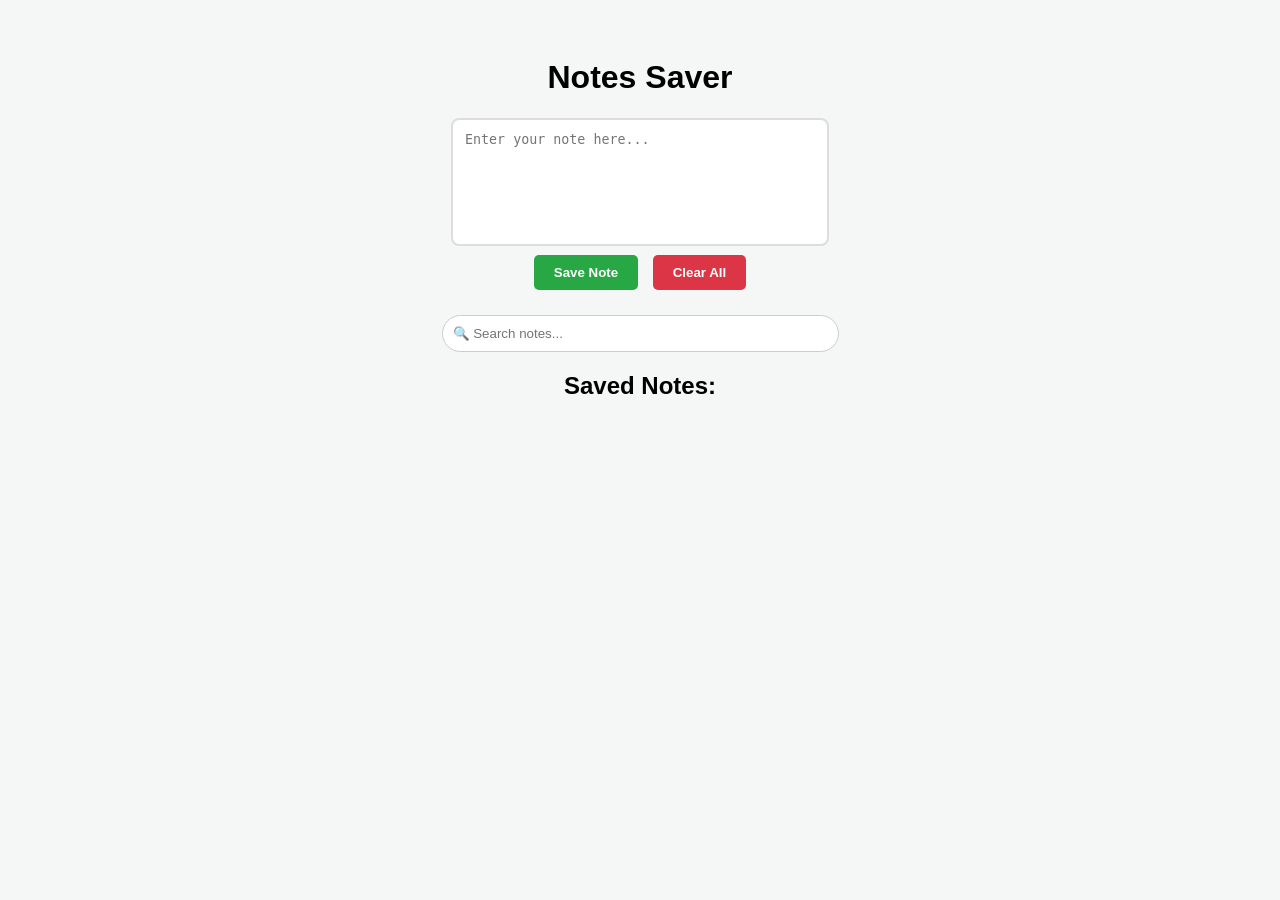
<file: ex-7/index.html>
<!DOCTYPE html>
<html lang="en">
<head>
    <meta charset="UTF-8">
    <meta name="viewport" content="width=device-width, initial-scale=1.0">
    <title>Advanced Notes Saver</title>
    <link rel="stylesheet" href="style.css">
</head>
<body>

    <h1>Notes Saver </h1>

    <div class="input-container">
        <textarea id="noteInput" placeholder="Enter your note here..."></textarea><br>
        <button id="saveBtn">Save Note</button>
        <button id="clearBtn">Clear All</button>
    </div>

    <div class="search-container">
        <input type="text" id="searchInput" placeholder="🔍 Search notes..." onkeyup="filterNotes()">
    </div>

    <h2>Saved Notes:</h2>
    <div id="notesList"></div>

    <script src="script.js"></script>
</body>
</html>
</file>
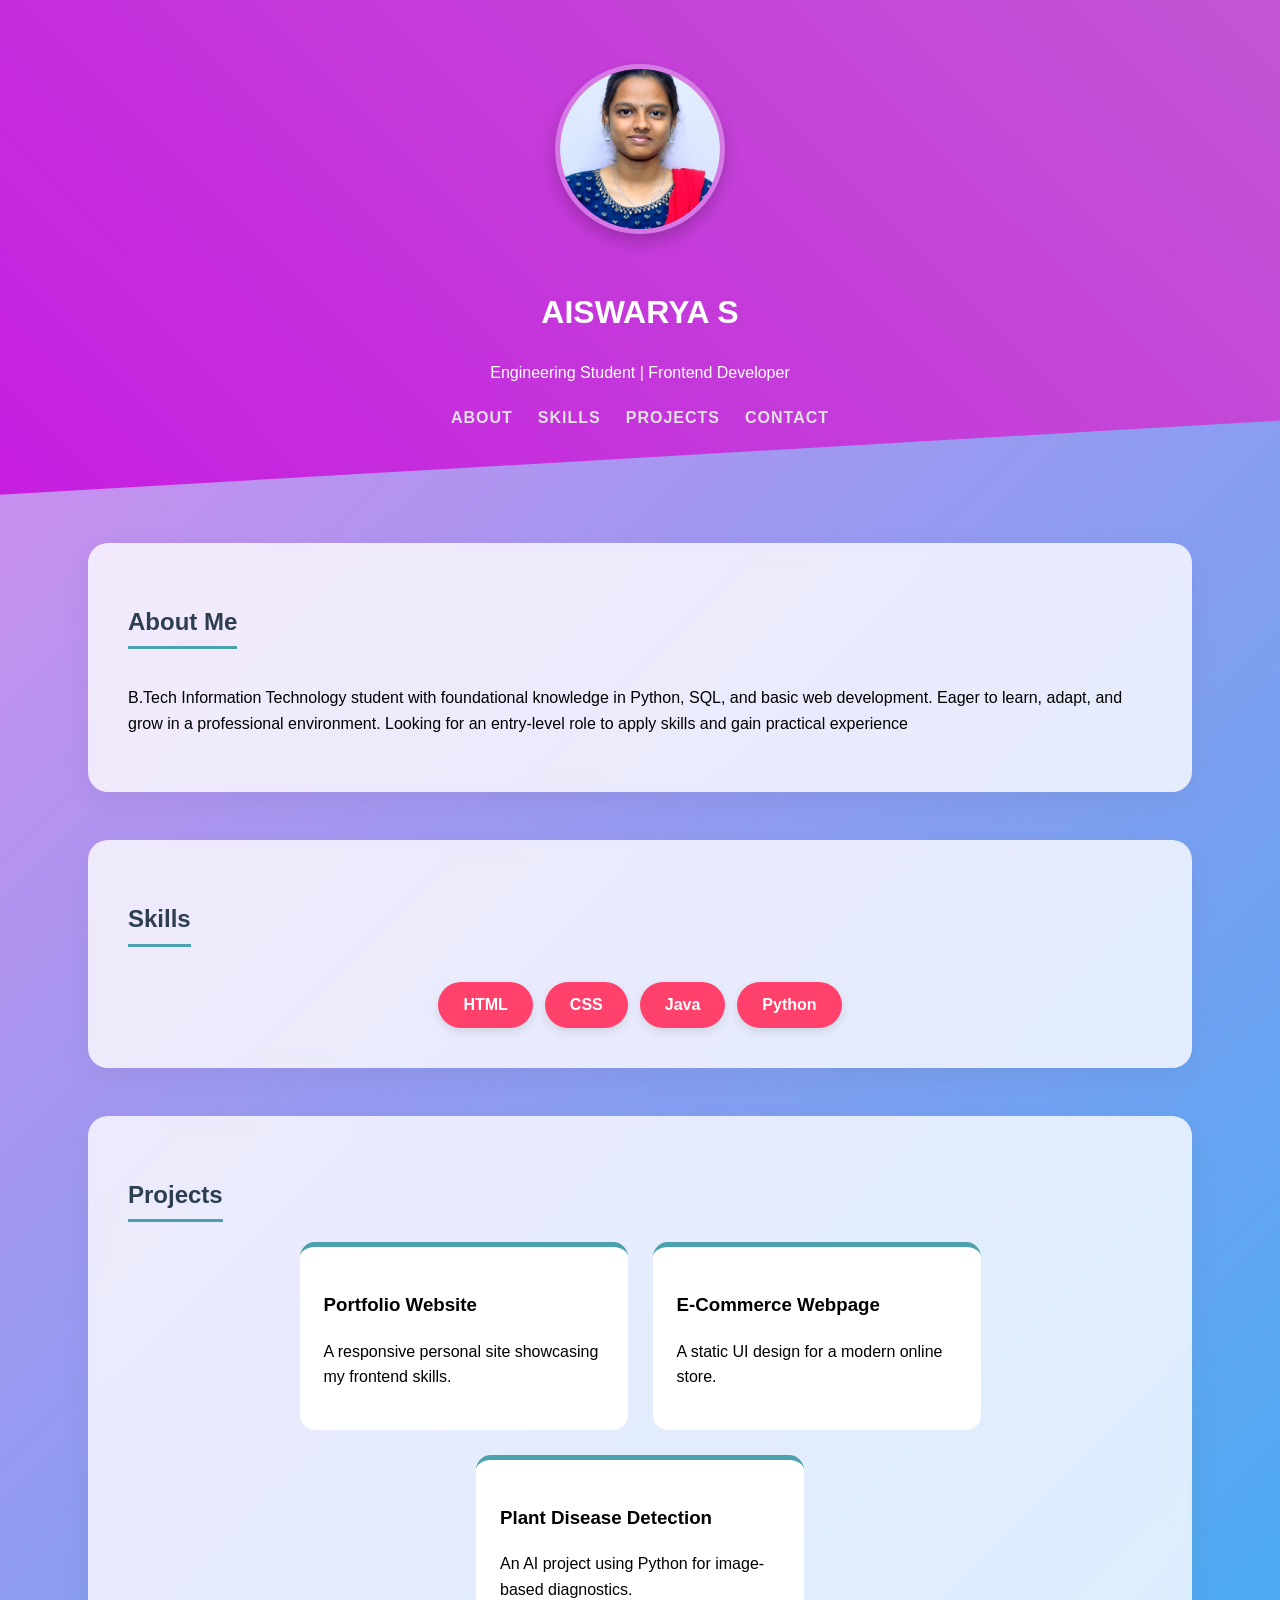
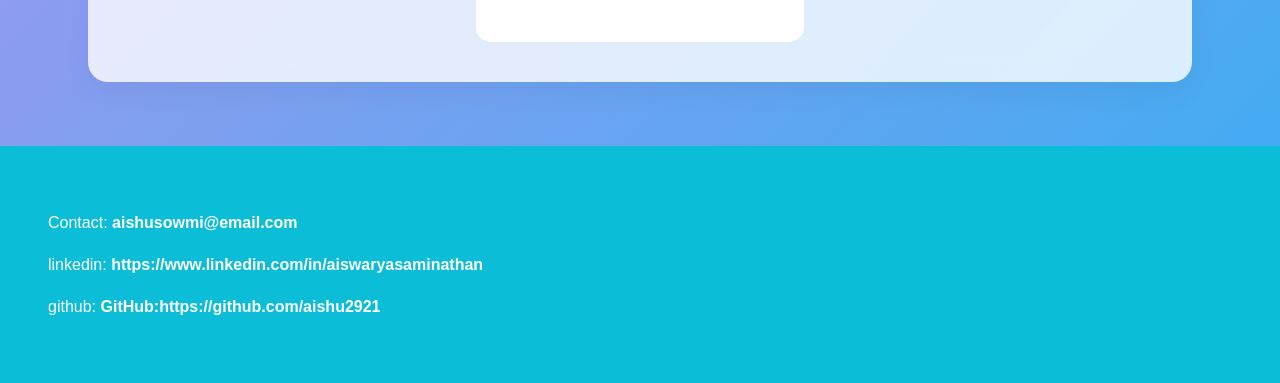
<file: ex_3/index.html>
<!DOCTYPE html> 
<html lang="en"> 
<head> 
    <meta charset="UTF-8"> 
    <meta name="viewport" content="width=device-width, initial-scale=1.0">
    <title>Aiswarya S | Portfolio</title> 
    <link rel="stylesheet" href="style.css"> 
</head> 
<body> 

    <header> 
        <img src="aishupic.jpg" alt="Aiswarya S" class="profile-img">
        <h1>AISWARYA S</h1> 
        <p>Engineering Student | Frontend Developer</p> 
        
        <nav class="navbar">
            <a href="#about">About</a>
            <a href="#skills">Skills</a>
            <a href="#projects">Projects</a>
            <a href="#contact">Contact</a>
        </nav>
    </header> 
 
    <section id="about"> 
        <h2>About Me</h2> 
        <p>B.Tech Information Technology student with foundational knowledge in Python, SQL, and basic web development. Eager to learn, adapt, and grow in a professional environment. Looking for an entry-level role to apply skills and gain practical experience</p>
    </section>

    <section id="skills"> 
        <h2>Skills</h2> 
        <div class="skills-grid"> 
            <span class="skill-tag">HTML</span> 
            <span class="skill-tag">CSS</span> 
            <span class="skill-tag">Java</span> 
            <span class="skill-tag">Python</span> 
        </div> 
    </section> 

    <section id="projects"> 
        <h2>Projects</h2> 
        <div class="project-container">
            <div class="project-card">
                <h3>Portfolio Website</h3>
                <p>A responsive personal site showcasing my frontend skills.</p>
            </div>
            <div class="project-card">
                <h3>E-Commerce Webpage</h3>
                <p>A static UI design for a modern online store.</p>
            </div>
            <div class="project-card">
                <h3>Plant Disease Detection</h3>
                <p>An AI project using Python for image-based diagnostics.</p>
            </div>
        </div>
    </section> 

    <footer> 
        <p id="contact">Contact: <a href="mailto:aishusowmi@email.com">aishusowmi@email.com</a></p> 
        <p id="linkedin">linkedin: <a href=" https://www.linkedin.com/in/aiswaryasaminathan"> https://www.linkedin.com/in/aiswaryasaminathan</a></p> 
       <p id="github">github: <a href="GitHub:https://github.com/aishu2921">GitHub:https://github.com/aishu2921</a></p> 
    </footer> 
 
</body> 
</html>
</file>
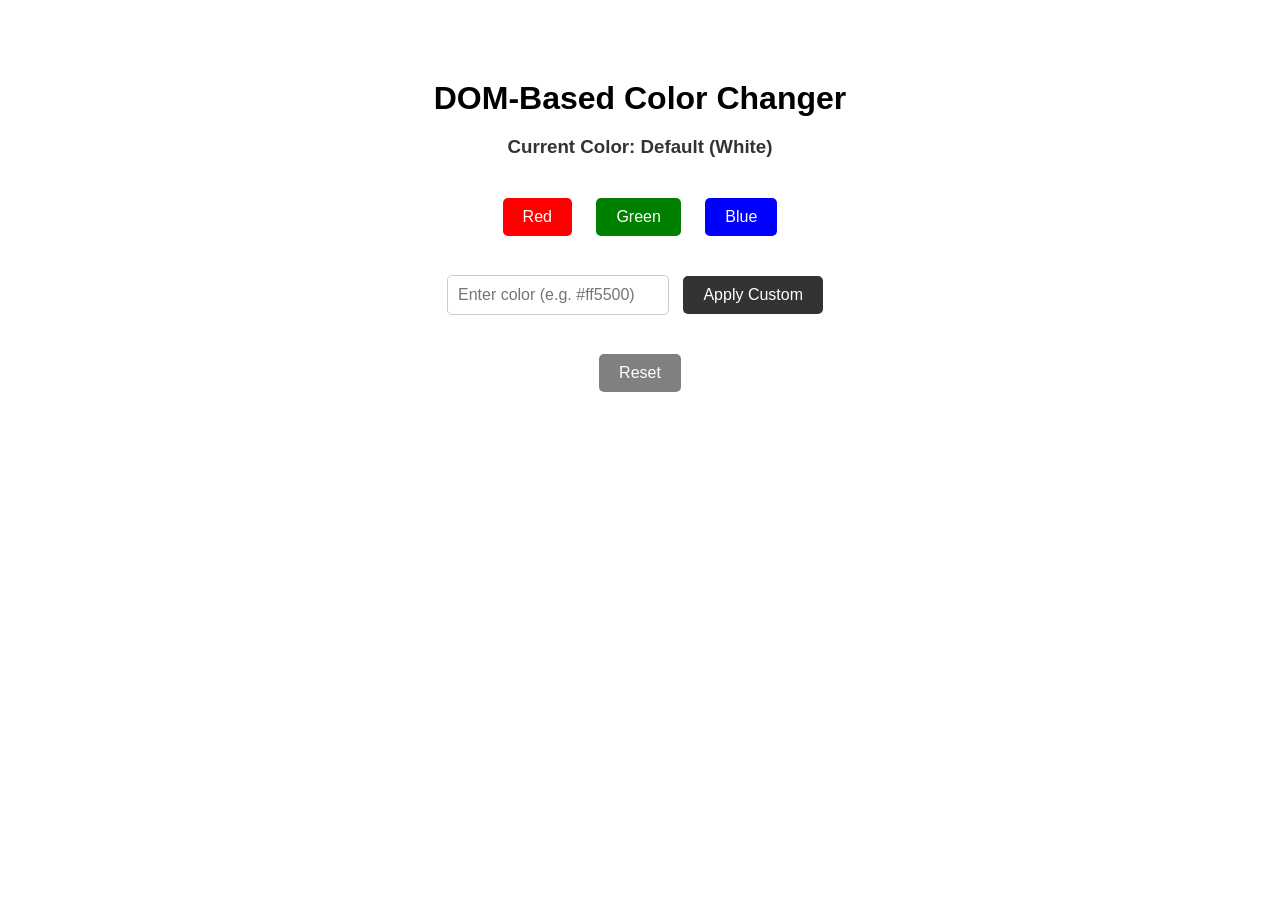
<file: ex_4/index.html>
<!DOCTYPE html> 
<html lang="en"> 
<head> 
    <meta charset="UTF-8"> 
    <title>Color Changer App</title> 
    <link rel="stylesheet" href="style.css"> 
</head> 
<body> 
 
    <h1>DOM-Based Color Changer</h1> 
    <h3 id="colorDisplay">Current Color: Default (White)</h3>
 
    <div class="button-container"> 
        <button id="redBtn" class="color-btn">Red</button> 
        <button id="greenBtn" class="color-btn">Green</button> 
        <button id="blueBtn" class="color-btn">Blue</button> 
    </div> 

    <div class="custom-input">
        <input type="text" id="customColorInput" placeholder="Enter color (e.g. #ff5500)">
        <button id="applyBtn">Apply Custom</button>
    </div>

    <button id="resetBtn">Reset</button> 
 
    <script src="script.js"></script> 
</body> 
</html>
</file>
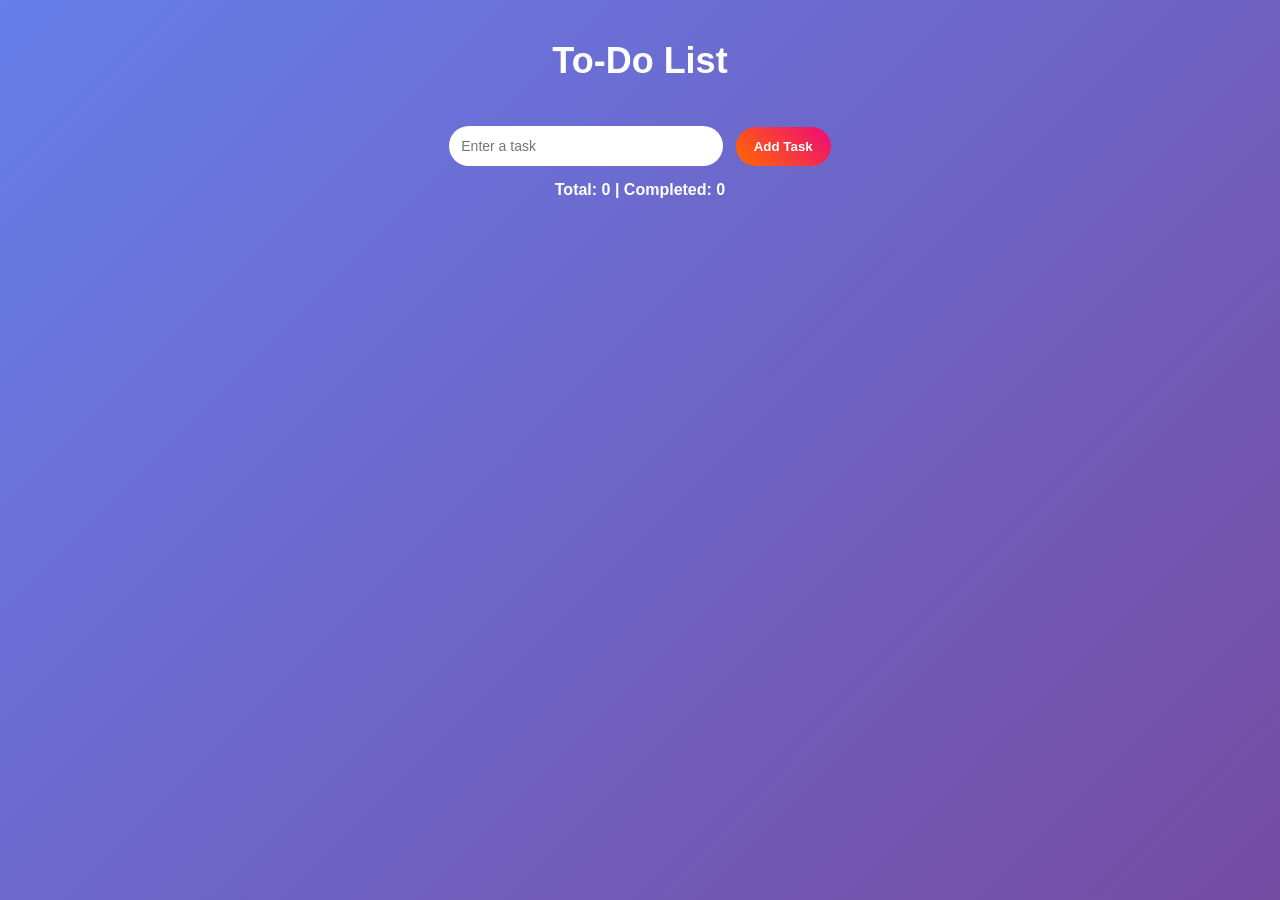
<file: ex_5/index.html>
<!DOCTYPE html>
<html lang="en">
<head>
    <meta charset="UTF-8">
    <title>To-Do List App</title>
    <link rel="stylesheet" href="style.css">
</head>
<body>

    <h1>To-Do List</h1>

    <div class="container">
        <input type="text" id="taskInput" placeholder="Enter a task">
        <button id="addBtn">Add Task</button>
    </div>

    <p id="taskCount">Total: 0 | Completed: 0</p>

    <ul id="taskList"></ul>

    <script src="script.js"></script>
</body>
</html>
</file>
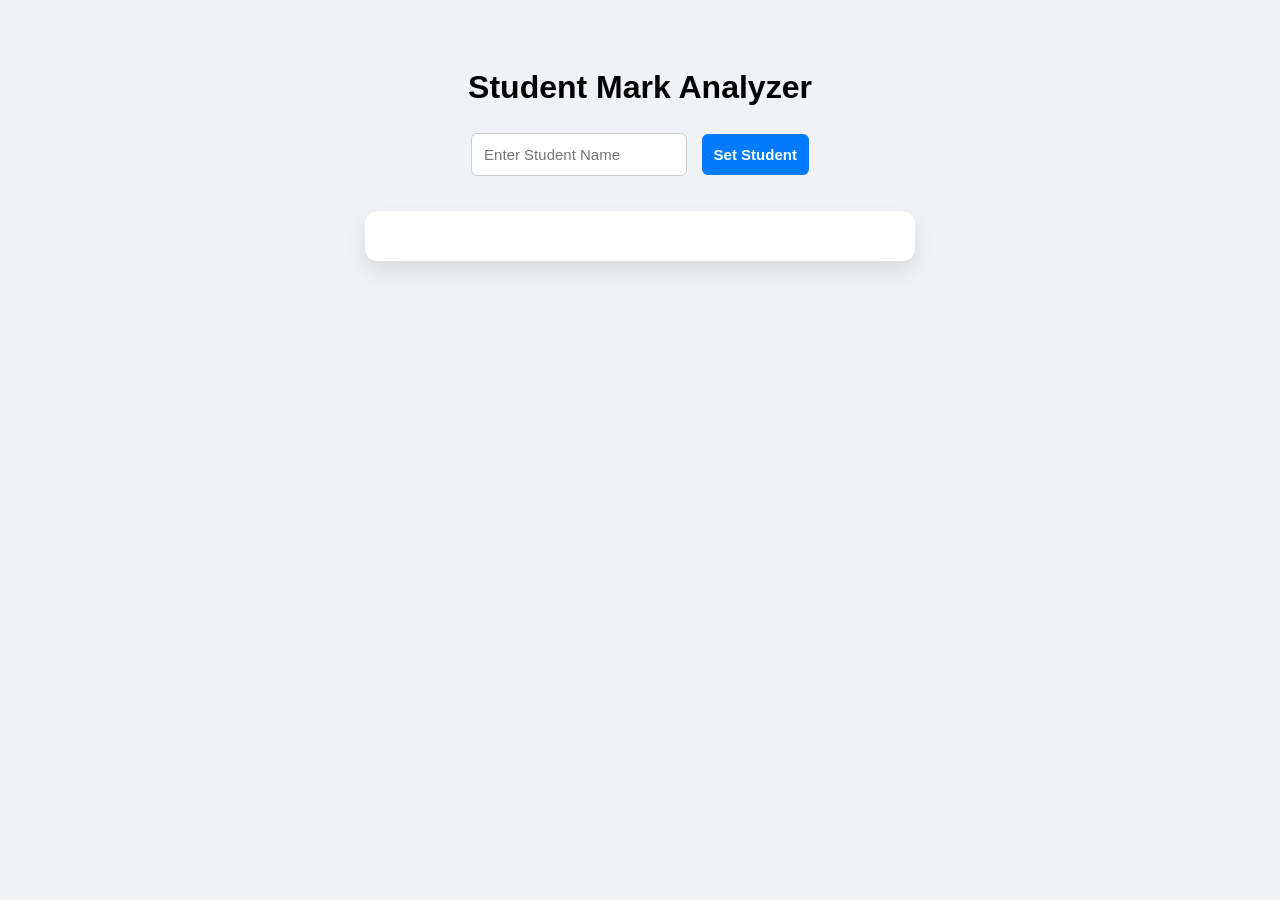
<file: ex_6/index.html>
<!DOCTYPE html>
<html lang="en">
<head>
    <meta charset="UTF-8">
    <title>Student Mark Analyzer - Advanced</title>
    <link rel="stylesheet" href="style.css">
</head>
<body>
    <h1>Student Mark Analyzer</h1>

    <!-- Step 1: Set Student Name -->
    <div class="setup-section">
        <input type="text" id="studentName" placeholder="Enter Student Name">
        <button id="startBtn">Set Student</button>
    </div>

    <!-- Step 2: Enter Subject & Marks -->
    <div id="markEntrySection" style="display:none; margin-top: 20px;">
        <h3>Student: <span id="displayName"></span></h3>
        <div class="controls">
            <input type="text" id="subjectName" placeholder="Subject Name">
            <input type="number" id="markInput" placeholder="Mark (0-100)">
            <button id="addBtn">Add Subject</button>
            <button id="resetBtn">Finish & Reset</button>
        </div>
    </div>

    <div id="results"></div>

    <script src="script.js"></script>
</body>
</html>
</file>
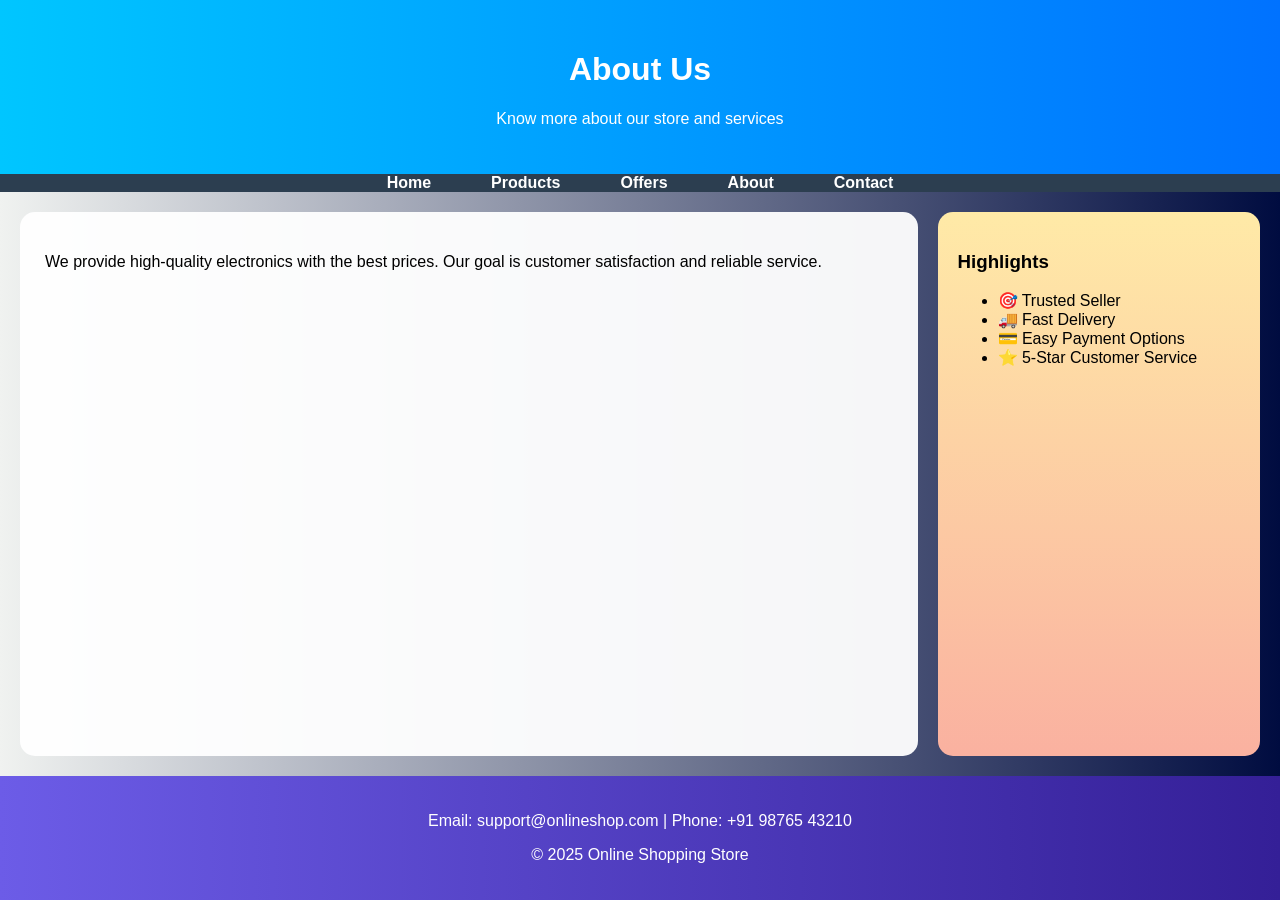
<file: ex_2/about.html>
<!DOCTYPE html>
<html lang="en">
<head>
<meta charset="UTF-8">
<title>About Us</title>

<style>
/* Make footer stick to bottom */
html, body{
    height:100%;
}

body{
    margin:0;
    font-family:'Segoe UI', Arial;
    background:linear-gradient(to right, #f0f2f0, #000c40);
    display:flex;
    flex-direction:column;
}

/* Header */
header{
    background:linear-gradient(90deg, #00c6ff, #0072ff);
    color:white;
    padding:30px;
    text-align:center;
}

/* Navigation */
nav{
    background:#2c3e50;
}
nav ul{
    list-style:none;
    margin:0;
    padding:0;
    display:flex;
    justify-content:center;
}
nav ul li a{
    color:white;
    padding:15px 30px;
    text-decoration:none;
    font-weight:bold;
}
nav ul li a:hover{
    background:#74b9ff;
    color:black;
}

/* Main Content */
main{
    display:flex;
    padding:20px;
    flex:1;    /* IMPORTANT */
}

/* Section */
section{
    width:75%;
    background:rgba(255,255,255,0.95);
    border-radius:15px;
    padding:25px;
    margin-right:20px;
}

/* Aside */
aside{
    width:25%;
    background:linear-gradient(to bottom, #ffeaa7, #fab1a0);
    padding:20px;
    border-radius:15px;
}

/* Footer */
footer{
    background:linear-gradient(90deg, #6c5ce7, #341f97);
    color:white;
    text-align:center;
    padding:20px;
}
</style>
</head>

<body>

<header>
<h1>About Us</h1>
<p>Know more about our store and services</p>
</header>

<nav>
<ul>
<li><a href="index.html">Home</a></li>
<li><a href="products.html">Products</a></li>
<li><a href="offer.html">Offers</a></li>
<li><a href="about.html">About</a></li>
<li><a href="contact.html">Contact</a></li>
</ul>
</nav>

<main>
<section>
<p>We provide high-quality electronics with the best prices. Our goal is customer satisfaction and reliable service.</p>
</section>

<aside>
<h3>Highlights</h3>
<ul>
<li>🎯 Trusted Seller</li>
<li>🚚 Fast Delivery</li>
<li>💳 Easy Payment Options</li>
<li>⭐ 5-Star Customer Service</li>
</ul>
</aside>
</main>

<footer>
<p>Email: support@onlineshop.com | Phone: +91 98765 43210</p>
<p>© 2025 Online Shopping Store</p>
</footer>

</body>
</html>
</file>
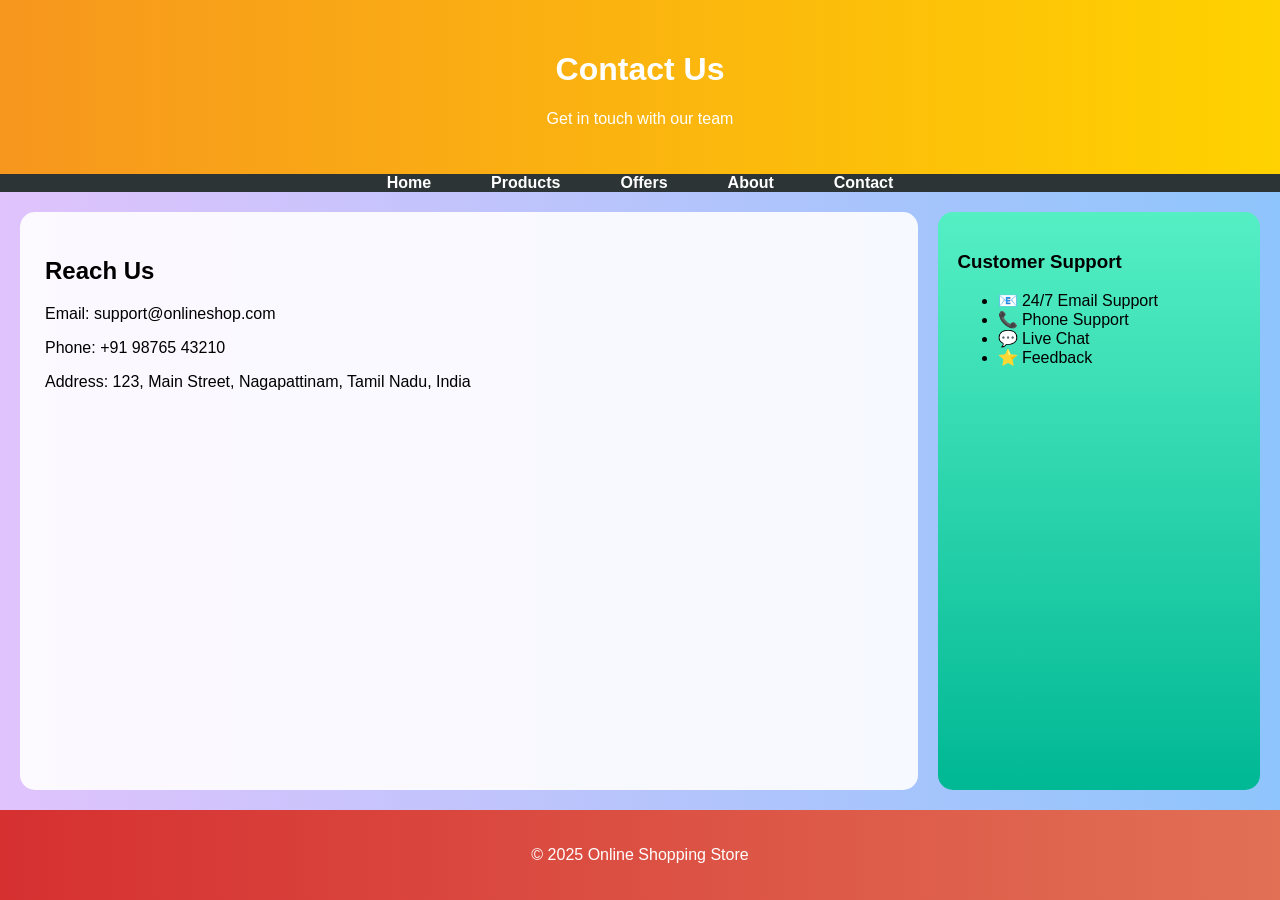
<file: ex_2/contact.html>
<!DOCTYPE html>
<html lang="en">
<head>
<meta charset="UTF-8">
<title>Contact Us</title>

<style>
/* Make footer stick to bottom */
html, body{
    height:100%;
}

body{
    margin:0;
    font-family:'Segoe UI', Arial;
    background:linear-gradient(to right, #e0c3fc, #8ec5fc);
    display:flex;
    flex-direction:column;
}

/* Header */
header{
    background:linear-gradient(90deg, #f7971e, #ffd200);
    color:white;
    padding:30px;
    text-align:center;
}

/* Navigation */
nav{
    background:#2d3436;
}
nav ul{
    list-style:none;
    margin:0;
    padding:0;
    display:flex;
    justify-content:center;
}
nav ul li a{
    color:white;
    padding:15px 30px;
    text-decoration:none;
    font-weight:bold;
}
nav ul li a:hover{
    background:#fdcb6e;
    color:black;
}

/* Main */
main{
    display:flex;
    padding:20px;
    flex:1;    /* IMPORTANT */
}

/* Section */
section{
    width:75%;
    background:rgba(255,255,255,0.9);
    border-radius:15px;
    padding:25px;
    margin-right:20px;
}

/* Aside */
aside{
    width:25%;
    background:linear-gradient(to bottom, #55efc4, #00b894);
    padding:20px;
    border-radius:15px;
}

/* Footer */
footer{
    background:linear-gradient(90deg, #d63031, #e17055);
    color:white;
    text-align:center;
    padding:20px;
}
</style>
</head>

<body>

<header>
<h1>Contact Us</h1>
<p>Get in touch with our team</p>
</header>

<nav>
<ul>
<li><a href="index.html">Home</a></li>
<li><a href="products.html">Products</a></li>
<li><a href="offer.html">Offers</a></li>
<li><a href="about.html">About</a></li>
<li><a href="contact.html">Contact</a></li>
</ul>
</nav>

<main>
<section>
<h2>Reach Us</h2>
<p>Email: support@onlineshop.com</p>
<p>Phone: +91 98765 43210</p>
<p>Address: 123, Main Street, Nagapattinam, Tamil Nadu, India</p>
</section>

<aside>
<h3>Customer Support</h3>
<ul>
<li>📧 24/7 Email Support</li>
<li>📞 Phone Support</li>
<li>💬 Live Chat</li>
<li>⭐ Feedback</li>
</ul>
</aside>
</main>

<footer>
<p>© 2025 Online Shopping Store</p>
</footer>

</body>
</html>
</file>
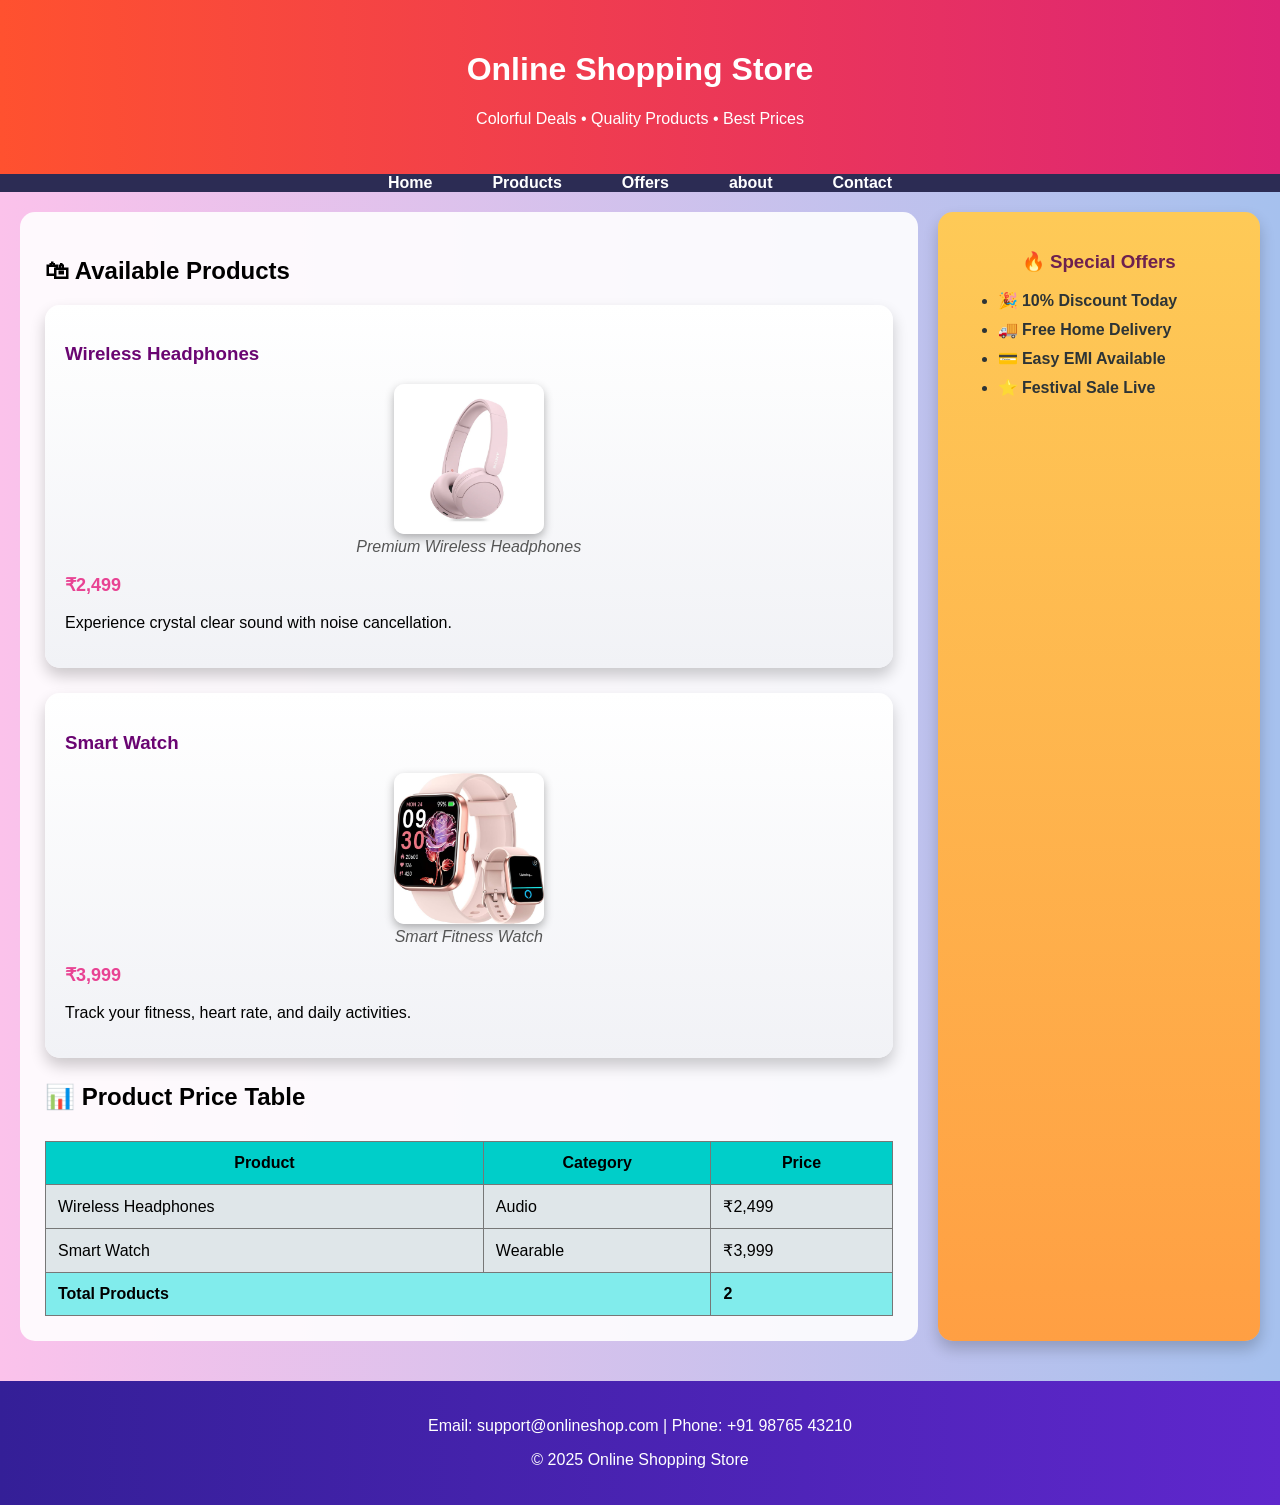
<file: ex_2/index (2).html>
<!DOCTYPE html>
<html lang="en">
<head>
<meta charset="UTF-8">
<title>Colorful E-Commerce Website</title>

<style>
/* Global */
body{
    margin:0;
    font-family:'Segoe UI', Arial;
    background:linear-gradient(to right, #fbc2eb, #a6c1ee);
}

/* Header */
header{
    background:linear-gradient(90deg, #ff512f, #dd2476);
    color:white;
    padding:30px;
    text-align:center;
}

/* Navigation */
nav{
    background:#2c2c54;
}
nav ul{
    list-style:none;
    margin:0;
    padding:0;
    display:flex;
    justify-content:center;
}
nav ul li a{
    color:white;
    padding:15px 30px;
    text-decoration:none;
    font-weight:bold;
    transition:0.3s;
}
nav ul li a:hover{
    background:#34ace0;
    color:black;
}

/* Layout */
main{
    display:flex;
    padding:20px;
}

/* Section */
section{
    width:75%;
    background:rgba(255,255,255,0.9);
    border-radius:15px;
    padding:25px;
    margin-right:20px;
}

/* Product Cards */
article{
    background:linear-gradient(to bottom, #fff, #f1f2f6);
    border-radius:15px;
    padding:20px;
    margin-bottom:25px;
    box-shadow:0 8px 15px rgba(0,0,0,0.2);
    transition:transform 0.3s;
}
article:hover{
    transform:scale(1.05);
}
article h3{
    color:#6a0572;
}

/* Price */
.price{
    color:#e84393;
    font-size:18px;
    font-weight:bold;
}

/* Figure */
figure{
    text-align:center;
}
figure img{
    width:150px;        /* reduce size here */
    height:auto;        /* keeps image ratio */
    border-radius:10px;
    box-shadow:0 4px 10px rgba(0,0,0,0.3);
}

figcaption{
    color:#555;
    font-style:italic;
}

/* Table */
table{
    width:100%;
    border-collapse:collapse;
    margin-top:30px;
}
th, td{
    padding:12px;
    border:1px solid #777;
}
thead{
    background:#00cec9;
    color:black;
}
tbody{
    background:#dfe6e9;
}
tfoot{
    background:#81ecec;
    font-weight:bold;
}

/* Aside */
aside{
    width:25%;
    background:linear-gradient(to bottom, #feca57, #ff9f43);
    padding:20px;
    border-radius:15px;
    color:#2d3436;
    box-shadow:0 8px 15px rgba(0,0,0,0.2);
}
aside h3{
    color:#6d214f;
    text-align:center;
}
aside ul li{
    margin:10px 0;
    font-weight:bold;
}

/* Footer */
footer{
    background:linear-gradient(90deg, #341f97, #5f27cd);
    color:white;
    text-align:center;
    padding:20px;
    margin-top:20px;
}
</style>
</head>

<body>

<header id="home">
<h1> Online Shopping Store</h1>
<p>Colorful Deals • Quality Products • Best Prices</p>
</header>

<nav>
<ul>
<li><a href="index.html">Home</a></li>
<li><a href="products.html">Products</a></li>
<li><a href="offer.html">Offers</a></li>
<li><a href="about.html">about</a></li>
<li><a href="contact.html">Contact</a></li>
</ul>
</nav>

<main>

<section id="products">
<h2>🛍 Available Products</h2>

<article>
<h3>Wireless Headphones</h3>
<figure>
<img src="wirelessphone.jpg" alt="Headphones">
<figcaption>Premium Wireless Headphones</figcaption>
</figure>
<p class="price">₹2,499</p>
<p>Experience crystal clear sound with noise cancellation.</p>
</article>

<article>
<h3>Smart Watch</h3>
<figure>
<img src="smartwatch.jpg" alt="Smart Watch">
<figcaption>Smart Fitness Watch</figcaption>
</figure>
<p class="price">₹3,999</p>
<p>Track your fitness, heart rate, and daily activities.</p>
</article>

<h2 id="pricelist">📊 Product Price Table</h2>

<table>
<thead>
<tr>
<th>Product</th>
<th>Category</th>
<th>Price</th>
</tr>
</thead>

<tbody>
<tr>
<td>Wireless Headphones</td>
<td>Audio</td>
<td>₹2,499</td>
</tr>
<tr>
<td>Smart Watch</td>
<td>Wearable</td>
<td>₹3,999</td>
</tr>
</tbody>

<tfoot>
<tr>
<td colspan="2">Total Products</td>
<td>2</td>
</tr>
</tfoot>
</table>
</section>

<aside id="offers">
<h3>🔥 Special Offers</h3>
<ul>
<li>🎉 10% Discount Today</li>
<li>🚚 Free Home Delivery</li>
<li>💳 Easy EMI Available</li>
<li>⭐ Festival Sale Live</li>
</ul>
</aside>

</main>

<footer id="contact">
<p>Email: support@onlineshop.com | Phone: +91 98765 43210</p>
<p>© 2025 Online Shopping Store</p>
</footer>

</body>
</html>
</file>
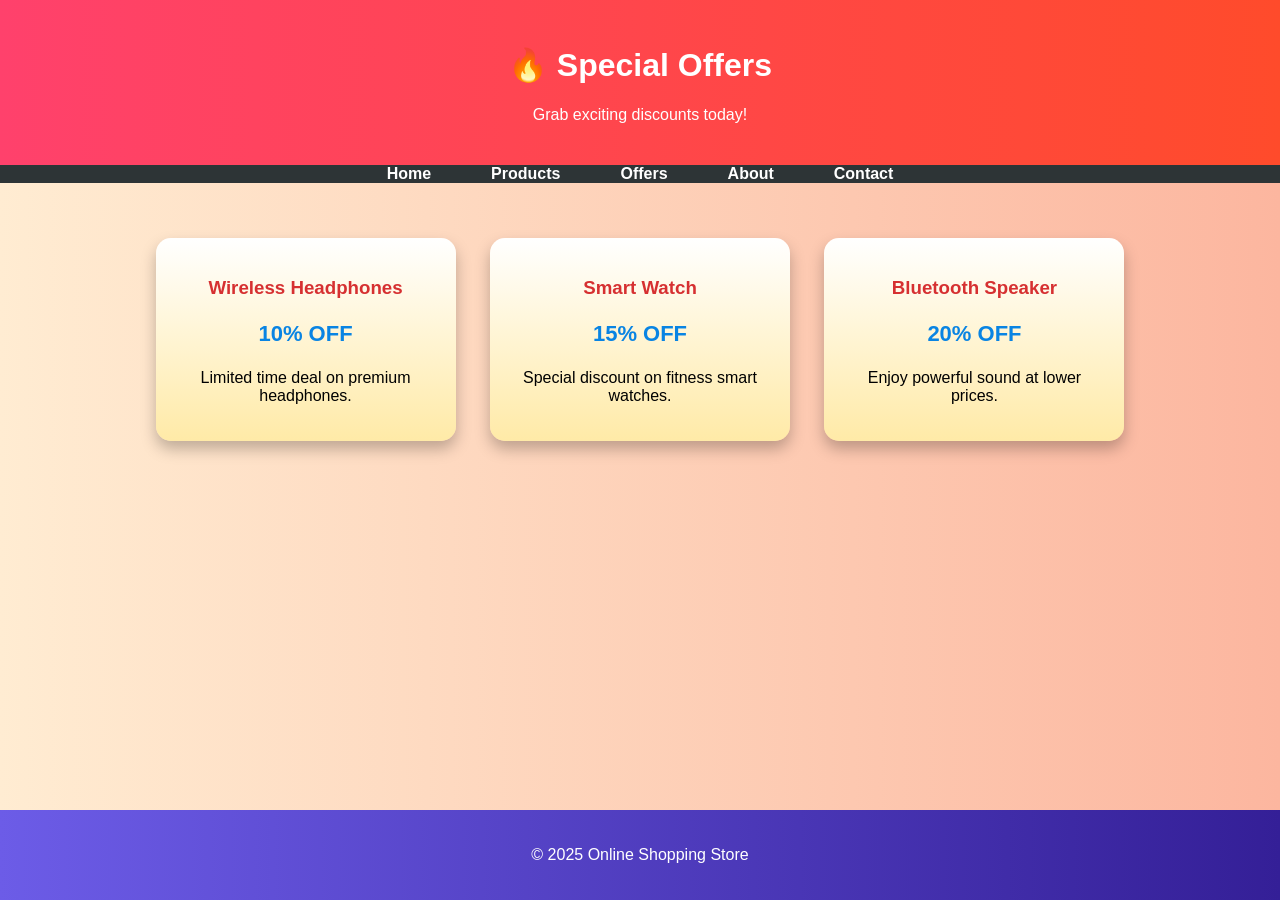
<file: ex_2/offer.html>
<!DOCTYPE html>
<html lang="en">
<head>
<meta charset="UTF-8">
<title>Offers</title>

<style>
/* Make footer stick to bottom */
html, body{
    height:100%;
}

/* Body */
body{
    margin:0;
    font-family: Arial, Helvetica, sans-serif;
    background: linear-gradient(to right, #ffecd2, #fcb69f);
    display:flex;
    flex-direction:column;
}

/* Header */
header{
    background: linear-gradient(90deg, #ff416c, #ff4b2b);
    color:white;
    text-align:center;
    padding:25px;
}

/* Navigation */
nav{
    background:#2d3436;
}
nav ul{
    list-style:none;
    margin:0;
    padding:0;
    display:flex;
    justify-content:center;
}
nav ul li a{
    color:white;
    padding:15px 30px;
    text-decoration:none;
    font-weight:bold;
    transition:0.3s;
}
nav ul li a:hover{
    background:#fdcb6e;
    color:black;
}

/* Section */
section{
    padding:40px;
    text-align:center;
    flex:1;   /* IMPORTANT: pushes footer down */
}

/* Offer Cards */
article{
    background: linear-gradient(to bottom, #ffffff, #ffeaa7);
    width:260px;
    display:inline-block;
    margin:15px;
    padding:20px;
    border-radius:15px;
    box-shadow:0 8px 15px rgba(0,0,0,0.25);
    transition:transform 0.3s;
}
article:hover{
    transform:scale(1.08);
}

article h3{
    color:#d63031;
}

.discount{
    font-size:22px;
    color:#0984e3;
    font-weight:bold;
}

/* Footer */
footer{
    background: linear-gradient(90deg, #6c5ce7, #341f97);
    color:white;
    text-align:center;
    padding:20px;
}
</style>
</head>

<body>

<header>
<h1>🔥 Special Offers</h1>
<p>Grab exciting discounts today!</p>
</header>

<nav>
<ul>
<li><a href="index.html">Home</a></li>
<li><a href="products.html">Products</a></li>
<li><a href="offers.html">Offers</a></li>
<li><a href="about.html">About</a></li>
<li><a href="contact.html">Contact</a></li>
</ul>
</nav>

<section>
<article>
<h3>Wireless Headphones</h3>
<p class="discount">10% OFF</p>
<p>Limited time deal on premium headphones.</p>
</article>

<article>
<h3>Smart Watch</h3>
<p class="discount">15% OFF</p>
<p>Special discount on fitness smart watches.</p>
</article>

<article>
<h3>Bluetooth Speaker</h3>
<p class="discount">20% OFF</p>
<p>Enjoy powerful sound at lower prices.</p>
</article>
</section>

<footer>
<p>© 2025 Online Shopping Store</p>
</footer>

</body>
</html>
</file>
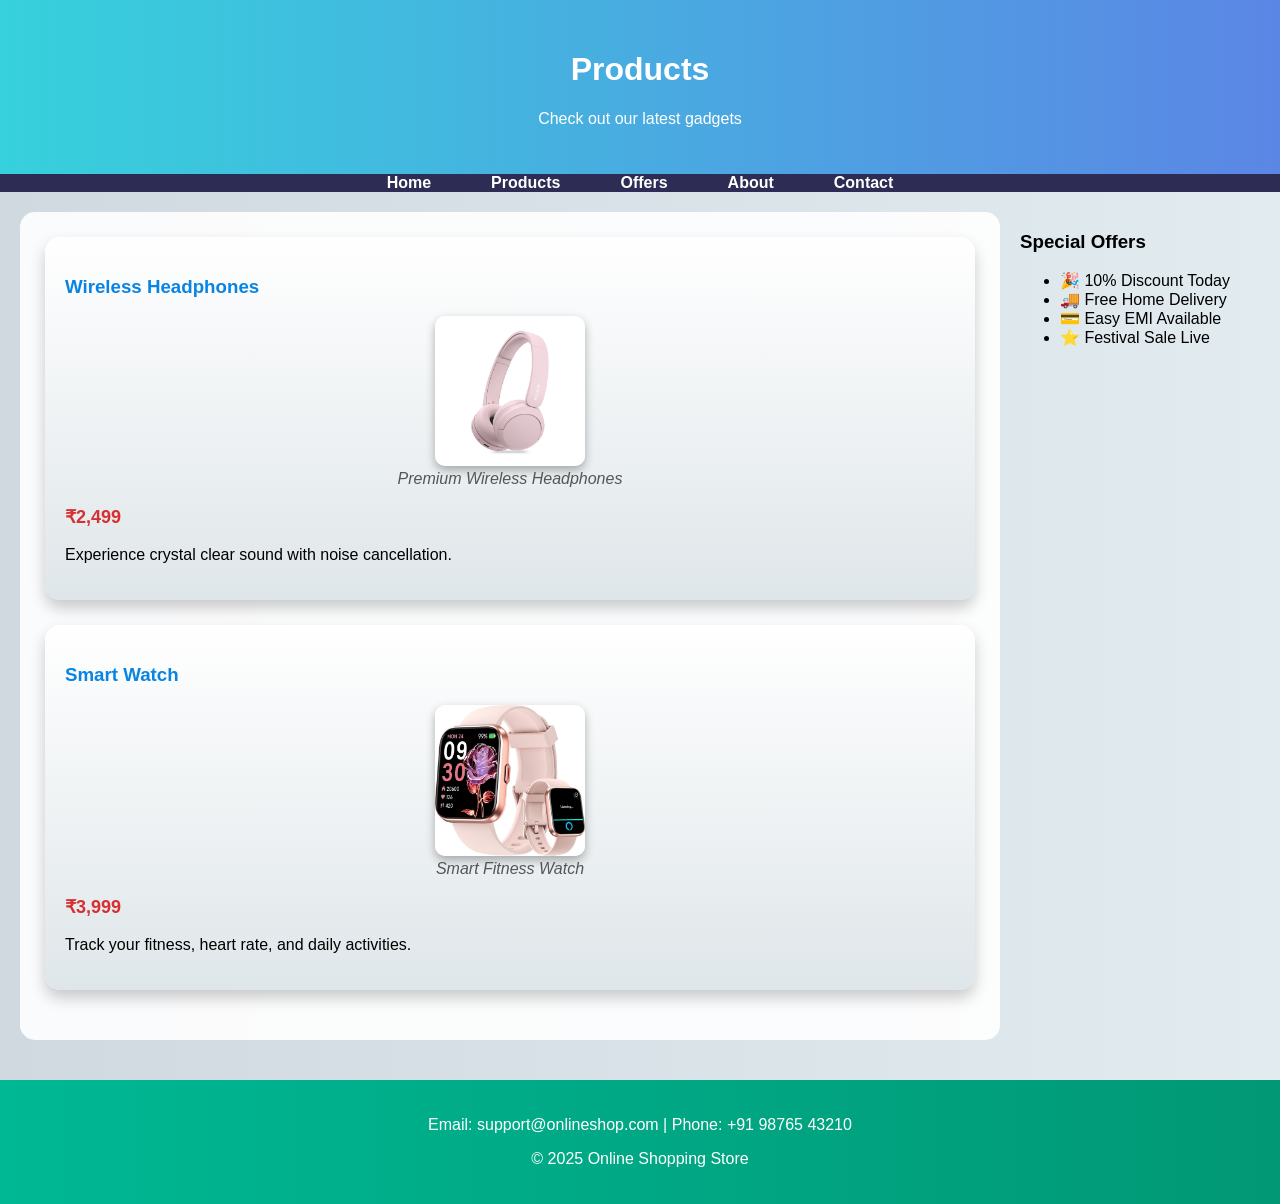
<file: ex_2/products.html>
<!DOCTYPE html>
<html lang="en">
<head>
<meta charset="UTF-8">
<title>Products</title>
<style>
/* Global */
body{
    margin:0;
    font-family:'Segoe UI', Arial;
    background:linear-gradient(to right, #cfd9df, #e2ebf0);
}

/* Header */
header{
    background:linear-gradient(90deg, #36d1dc, #5b86e5);
    color:white;
    padding:30px;
    text-align:center;
}

/* Navigation */
nav{
    background:#2c2c54;
}
nav ul{
    list-style:none;
    margin:0;
    padding:0;
    display:flex;
    justify-content:center;
}
nav ul li a{
    color:white;
    padding:15px 30px;
    text-decoration:none;
    font-weight:bold;
}
nav ul li a:hover{
    background:#34ace0;
    color:black;
}

/* Layout */

main{
    display:flex;
    padding:20px;
}

/* Section */
section{
    width:75%;
    background:rgba(255,255,255,0.9);
    border-radius:15px;
    padding:25px;
    margin-right:20px;
}

/* Product Cards */
article{
    background:linear-gradient(to bottom, #fff, #dfe6e9);
    border-radius:15px;
    padding:20px;
    margin-bottom:25px;
    box-shadow:0 8px 15px rgba(0,0,0,0.2);
}
article h3{
    color:#0984e3;
}
.price{
    color:#d63031;
    font-size:18px;
    font-weight:bold;
}
figure{
    text-align:center;
}
figure img{
    width:150px;
    height:auto;
    border-radius:10px;
    box-shadow:0 4px 10px rgba(0,0,0,0.3);
}
figcaption{
    color:#555;
    font-style:italic;
}

/* Footer */
footer{
    background:linear-gradient(90deg, #00b894, #019875);
    color:white;
    text-align:center;
    padding:20px;
    margin-top:20px;
}
</style>
</head>
<body>

<header>
<h1>Products</h1>
<p>Check out our latest gadgets</p>
</header>

<nav>
<ul>
<li><a href="index.html">Home</a></li>
<li><a href="products.html">Products</a></li>
<li><a href="offer.html">Offers</a></li>
<li><a href="about.html">About</a></li>
<li><a href="contact.html">Contact</a></li>
</ul>
</nav>

<main>
<section>
<article>
<h3>Wireless Headphones</h3>
<figure>
<img src="wirelessphone.jpg" alt="Headphones">
<figcaption>Premium Wireless Headphones</figcaption>
</figure>
<p class="price">₹2,499</p>
<p>Experience crystal clear sound with noise cancellation.</p>
</article>

<article>
<h3>Smart Watch</h3>
<figure>
<img src="smartwatch.jpg" alt="Smart Watch">
<figcaption>Smart Fitness Watch</figcaption>
</figure>
<p class="price">₹3,999</p>
<p>Track your fitness, heart rate, and daily activities.</p>
</article>
</section>

<aside>
<h3>Special Offers</h3>
<ul>
<li>🎉 10% Discount Today</li>
<li>🚚 Free Home Delivery</li>
<li>💳 Easy EMI Available</li>
<li>⭐ Festival Sale Live</li>
</ul>
</aside>

</main>

<footer>
<p>Email: support@onlineshop.com | Phone: +91 98765 43210</p>
<p>© 2025 Online Shopping Store</p>
</footer>
</body>
</html>
</file>
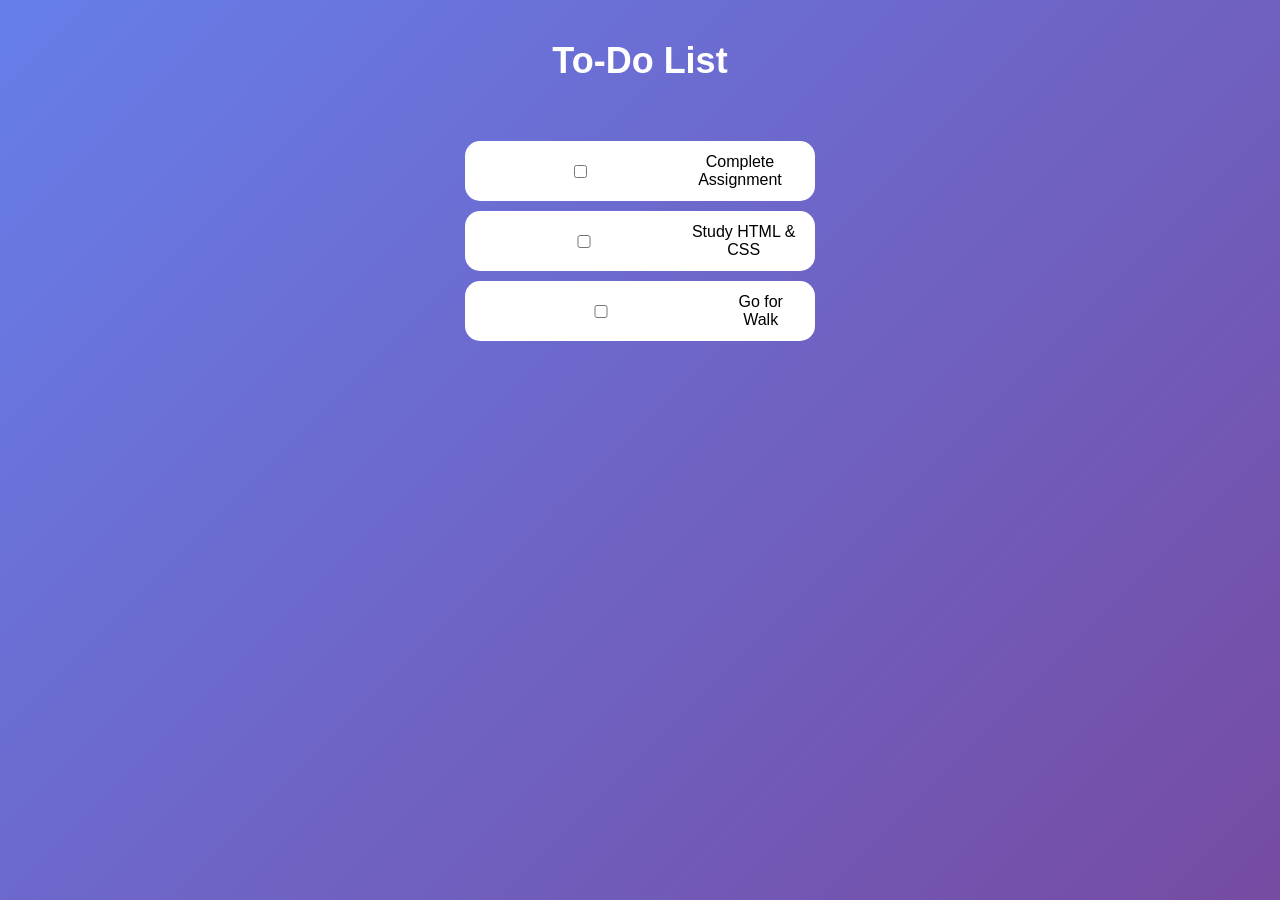
<file: ex_5/indexs.html>
<!DOCTYPE html>
<html lang="en">
<head>
    <meta charset="UTF-8">
    <title>To-Do List</title>
    <link rel="stylesheet" href="style.css">
</head>
<body>

    <h1>To-Do List</h1>

    <ul>

        <li>
            <input type="checkbox" id="task1">
            <label for="task1"></label>
            <span>Complete Assignment</span>
        </li>

        <li>
            <input type="checkbox" id="task2">
            <label for="task2"></label>
            <span>Study HTML & CSS</span>
        </li>

        <li>
            <input type="checkbox" id="task3">
            <label for="task3"></label>
            <span>Go for Walk</span>
        </li>

    </ul>

</body>
</html>
</file>
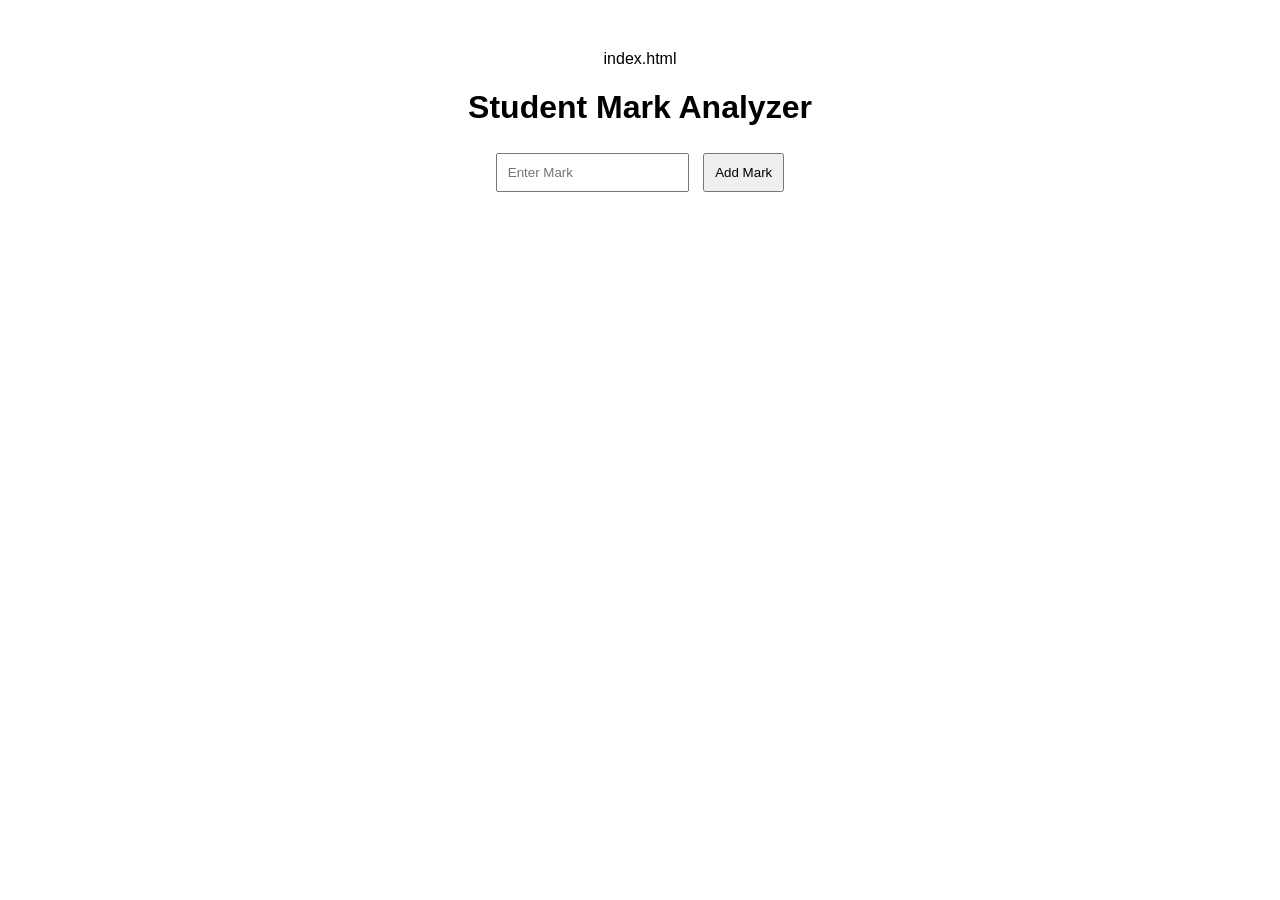
<file: ex_6/student.html>
index.html <!DOCTYPE html> 
<html lang="en"> 
<head> 
    <meta charset="UTF-8"> 
    <title>Student Mark Analyzer</title> 
    <style>         body { 
            font-family: Arial, sans-serif;             text-align: center;             margin-top: 50px; 
        }         input, button {             padding: 10px;             margin: 5px; 
        } 
        #results {             margin-top: 20px; 
        } 
    </style> 
</head> 
<body> 
 
    <h1>Student Mark Analyzer</h1> 
 
    <input type="number" id="markInput" placeholder="Enter Mark"> 
    <button id="addBtn">Add Mark</button> 
 
    <div id="results"></div> 
 
    <script>         const marks = []; 
        const input = document.getElementById("markInput");         const button = document.getElementById("addBtn"); 
        const resultsDiv = document.getElementById("results"); 
 
        button.addEventListener("click", function() {             const mark = Number(input.value);             if (mark >= 0 && mark <= 100) { 
                marks.push(mark);                 input.value = "";                 analyzeMarks(); 
            } else { 
                alert("Enter a valid mark (0-100)"); 
            } 
        }); 
 
        function analyzeMarks() {             let total = 0;             let highest = marks[0]; 
            let lowest = marks[0]; 
 
            for (let m of marks) {                 total += m;                 if (m > highest) highest = m;                 if (m < lowest) lowest = m; 
            } 
 
            const average = (total / marks.length).toFixed(2); 
 
            resultsDiv.innerHTML = ` 
                <p>Marks Entered: ${marks.join(", ")}</p> 
                <p>Total Marks: ${total}</p> 
                <p>Average Marks: ${average}</p> 
                <p>Highest Marks: ${highest}</p> 
                <p>Lowest Marks: ${lowest}</p> 
            `; 
        } 
    </script> 
 
</body> 
</html
</file>
<file: ex-7/style.css>
body {
    font-family: 'Segoe UI', Tahoma, Geneva, Verdana, sans-serif;
    text-align: center;
    background-color: #f4f7f6;
    padding-top: 30px;
}

.input-container, .search-container {
    margin-bottom: 20px;
}

textarea {
    width: 350px;
    height: 100px;
    padding: 12px;
    border: 2px solid #ddd;
    border-radius: 8px;
    resize: none;
}

#searchInput {
    width: 375px;
    padding: 10px;
    border-radius: 20px;
    border: 1px solid #ccc;
    outline: none;
}

button {
    padding: 10px 20px;
    margin: 5px;
    border: none;
    border-radius: 5px;
    cursor: pointer;
    font-weight: bold;
    transition: 0.3s;
}

#saveBtn { background-color: #28a745; color: white; }
#saveBtn:hover { background-color: #218838; }

#clearBtn { background-color: #dc3545; color: white; }
#clearBtn:hover { background-color: #c82333; }

#notesList {
    display: flex;
    flex-direction: column;
    align-items: center;
}

.note {
    background-color: white;
    margin: 10px;
    padding: 15px;
    width: 350px;
    border-left: 5px solid #28a745;
    border-radius: 5px;
    text-align: left;
    box-shadow: 0 2px 5px rgba(0,0,0,0.1);
    position: relative;
}

.note p { margin: 0 0 10px 0; font-size: 16px; }

.note small { color: #888; display: block; margin-bottom: 10px; }

.delete-btn {
    background-color: #ff4d4d;
    color: white;
    padding: 5px 10px;
    font-size: 12px;
    border-radius: 3px;
}
</file>
<file: ex_3/style.css>
body {
    font-family: 'Poppins', 'Segoe UI', sans-serif;
    margin: 0;
    padding: 0;
    transition: all 0.5s ease;
    line-height: 1.6;
}

@media (min-width: 901px) { body { background: linear-gradient(135deg, #e18aef 0%, #38aef2 100%); } } /* Desktop */
@media (min-width: 601px) and (max-width: 900px) { body { background: linear-gradient(135deg, #e0c3fc 0%, #8ec5fc 100%); } } /* Tablet */
@media (max-width: 600px) { body { background: linear-gradient(135deg, #e7b6ee 0%, #ee58eb 100%); } } /* Mobile */

header {
   
    background: linear-gradient(45deg,#c61ee0 , #c356d4);
    color: white;
    padding: 4rem 1rem;
    text-align: center;
    clip-path: polygon(0 0, 100% 0, 100% 85%, 0 100%); 
}

.profile-img {
    width: 160px;
    height: 160px;
    border-radius: 50%;
    object-fit: cover;
    border: 5px solid rgba(255, 255, 255, 0.3);
    box-shadow: 0 8px 15px rgba(0,0,0,0.2);
    margin-bottom: 1.5rem;
}

.navbar {
    display: flex;
    justify-content: center;
    gap: 25px;
    margin-top: 20px;
}

.navbar a {
    color: #e0e0e0;
    text-decoration: none;
    font-weight: 600;
    text-transform: uppercase;
    letter-spacing: 1px;
    transition: color 0.3s;
}

.navbar a:hover { color: #00d2ff; }
section {
    margin: 3rem auto;
    width: 80%;
    padding: 2.5rem;
    background: rgba(255, 255, 255, 0.8);
    backdrop-filter: blur(10px);
    border-radius: 20px;
    box-shadow: 0 10px 30px rgba(0,0,0,0.05);
}

h2 { color: #2c3e50; border-bottom: 3px solid #4ca1af; display: inline-block; padding-bottom: 5px; }

.skills-grid {
    display: flex;
    justify-content: center;
    gap: 12px;
    flex-wrap: wrap;
    margin-top: 1rem;
}

.skill-tag {
    color: white;
    padding: 10px 25px;
    border-radius: 50px;
    font-weight: bold;
    box-shadow: 0 4px 10px rgba(0,0,0,0.1);
}
.skill-tag:nth-child(1) { background: #FF416C; }
.skill-tag:nth-child(2) { background:#FF416C; } 
.skill-tag:nth-child(3) { background: #FF416C; } 
.skill-tag:nth-child(4) { background: #FF416C; } 


.project-container {
    display: flex;
    flex-wrap: wrap;
    justify-content: center;
    gap: 25px;
}

.project-card {
    background: white;
    border-radius: 15px;
    padding: 1.5rem;
    width: 280px;
    border-top: 5px solid #4ca1af;
    transition: all 0.4s cubic-bezier(0.175, 0.885, 0.32, 1.275);
}

.project-card:hover {
    transform: scale(1.05);
    box-shadow: 0 15px 35px rgba(0,0,0,0.2);
    border-top-color: #FF416C;
}
footer {
    background:#0cbdd8;
    color: white;
    padding: 3rem;
    margin-top: 4rem;
}

footer a { color:white; text-decoration: none; font-weight: bold; }


@media (max-width: 600px) {
    .navbar { flex-direction: column; gap: 15px; }
    section { width: 90%; padding: 1.5rem; }
    header { clip-path: none; }
}
</file>
<file: ex_4/style.css>
body { 
    font-family: Arial, sans-serif;     
    text-align: center;     
    margin-top: 80px; 
    transition: background-color 0.5s ease; 
} 
 
h1 { margin-bottom: 10px; }
h3 { margin-bottom: 30px; color: #333; }
 
button {     
    padding: 10px 20px;     
    margin: 10px;     
    font-size: 16px;     
    cursor: pointer;     
    border: none;     
    border-radius: 5px; 
} 

button:disabled {
    background-color: #ccc !important;
    cursor: not-allowed;
    opacity: 0.6;
}

.custom-input { margin: 20px 0; }
input { padding: 10px; font-size: 16px; border-radius: 5px; border: 1px solid #ccc; }
 
#redBtn { background-color: red; color: white; } 
#greenBtn { background-color: green; color: white; } 
#blueBtn { background-color: blue; color: white; } 
#applyBtn { background-color: #333; color: white; }
#resetBtn { background-color: gray; color: white; }
</file>
<file: ex_5/style.css>
body {
    font-family: 'Segoe UI', sans-serif;
    text-align: center;
    margin: 0;
    padding: 0;
    background: linear-gradient(135deg, #667eea, #764ba2);
    min-height: 100vh;
    display: flex;
    flex-direction: column;
    align-items: center;
}

h1 {
    margin-top: 40px;
    color: white;
    font-size: 36px;
}

.container {
    margin-top: 20px;
}

input {
    padding: 12px;
    width: 250px;
    border-radius: 25px;
    border: none;
    outline: none;
    font-size: 14px;
}

button {
    padding: 12px 18px;
    margin-left: 8px;
    border-radius: 25px;
    border: none;
    cursor: pointer;
    font-weight: bold;
    background: linear-gradient(45deg, #ff6a00, #ee0979);
    color: white;
}

#taskCount {
    margin-top: 15px;
    font-weight: bold;
    color: white;
}

ul {
    list-style-type: none;
    padding: 0;
    margin-top: 25px;
    width: 350px;
}

li {
    background: white;
    margin: 10px 0;
    padding: 12px 15px;
    border-radius: 15px;
    display: flex;
    align-items: center;
    justify-content: space-between;
}

/* Circle Button */
.checkBtn {
    width: 22px;
    height: 22px;
    border-radius: 50%;
    border: 2px solid #764ba2;
    cursor: pointer;
    display: flex;
    align-items: center;
    justify-content: center;
    margin-right: 10px;
    font-size: 14px;
    color: white;
    transition: 0.3s ease;
}

/* When completed */
.checkBtn.completedCircle {
    background-color: #28a745;
    border-color: #28a745;
}

/* Strike text */
.completed {
    text-decoration: line-through;
    color: gray;
}

/* Delete Button */
.deleteBtn {
    background: #ff4b2b;
    border-radius: 20px;
    padding: 6px 10px;
    font-size: 12px;
    color: white;
    border: none;
    cursor: pointer;
}
</file>
<file: ex_6/style.css>
body { font-family: 'Segoe UI', sans-serif; text-align: center; background: #f0f2f5; padding: 40px; }
input, button { padding: 12px; margin: 5px; border-radius: 6px; border: 1px solid #ccc; font-size: 15px; }
button { cursor: pointer; color: white; border: none; font-weight: bold; transition: 0.3s; }
#startBtn { background-color: #007bff; }
#addBtn { background-color: #28a745; }
#resetBtn { background-color: #dc3545; }
#results { margin-top: 30px; background: white; padding: 25px; border-radius: 12px; display: inline-block; min-width: 500px; box-shadow: 0 10px 20px rgba(0,0,0,0.1); }
table { width: 100%; border-collapse: collapse; margin-top: 20px; }
th, td { border: 1px solid #ddd; padding: 12px; text-align: center; }
th { background-color: #f8f9fa; color: #333; }
.summary-box { background: #e9ecef; padding: 15px; border-radius: 8px; margin-bottom: 20px; text-align: left; }
</file>
